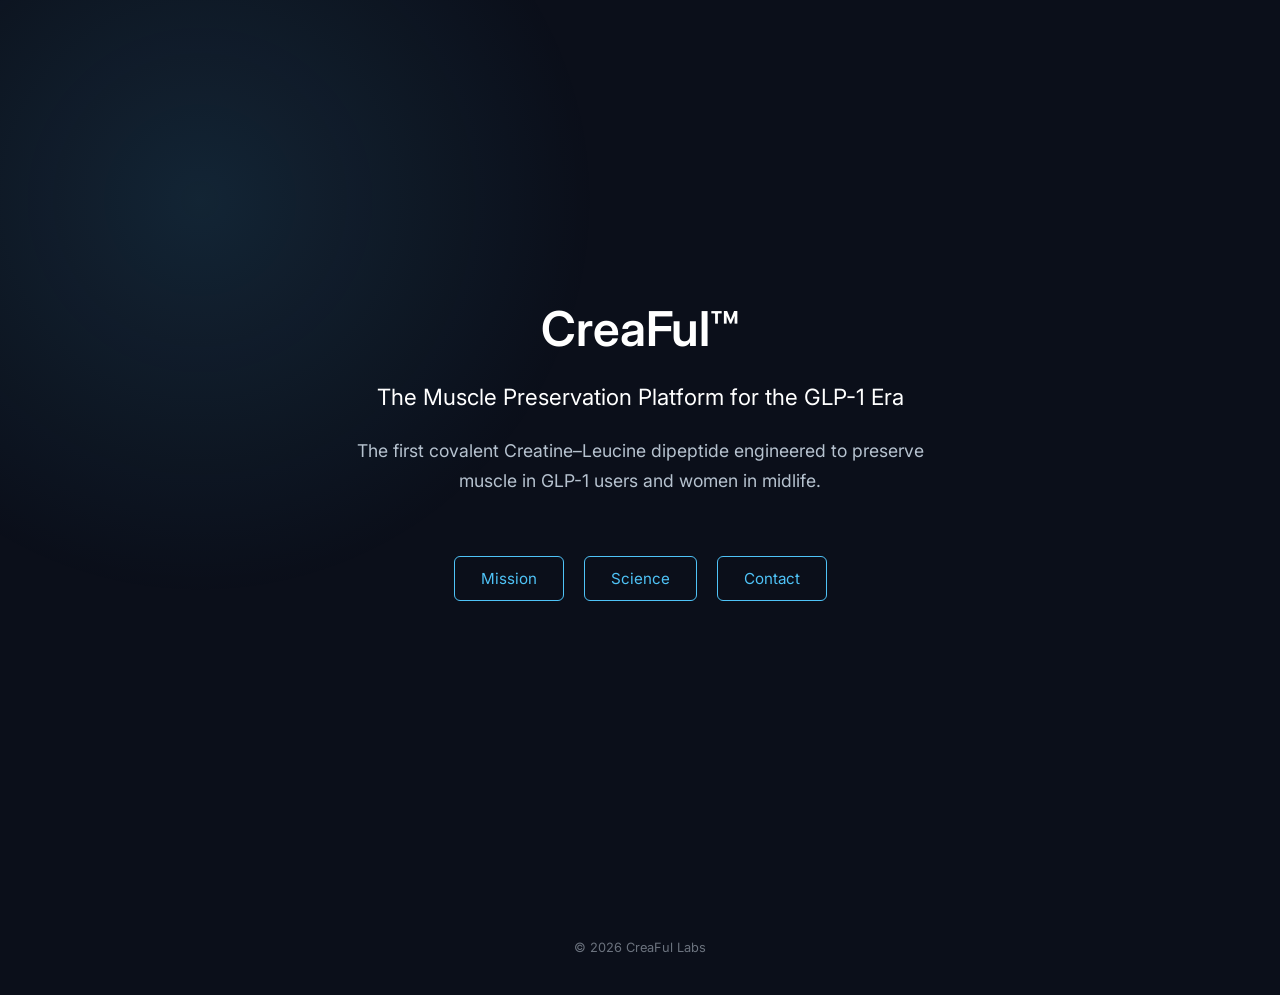
<file: index.html>
<!DOCTYPE html>
<html lang="en">
<head>
  <meta charset="UTF-8">
  <title>CreaFul</title>
  <meta name="viewport" content="width=device-width, initial-scale=1.0">

  <!-- Font -->
  <link href="https://fonts.googleapis.com/css2?family=Inter:wght@300;400;600&display=swap" rel="stylesheet">

  <!-- CSS (cache-busted) -->
  <link rel="stylesheet" href="styles.css">
</head>

<body>

<div class="bg-glow"></div>

<section class="hero">

  <h1>CreaFul™</h1>

  <p class="lead">
    The Muscle Preservation Platform for the GLP-1 Era
  </p>

  <p class="intro">
    The first covalent Creatine–Leucine dipeptide engineered to preserve muscle 
    in GLP-1 users and women in midlife.
  </p>

  <div class="buttons">
    <a href="mission.html" class="btn-outline">Mission</a>
    <a href="science.html" class="btn-outline">Science</a>
    <a href="contact.html" class="btn-outline">Contact</a>
  </div>

</section>

<footer>
  © 2026 CreaFul Labs
</footer>

</body>
</html>
</file>
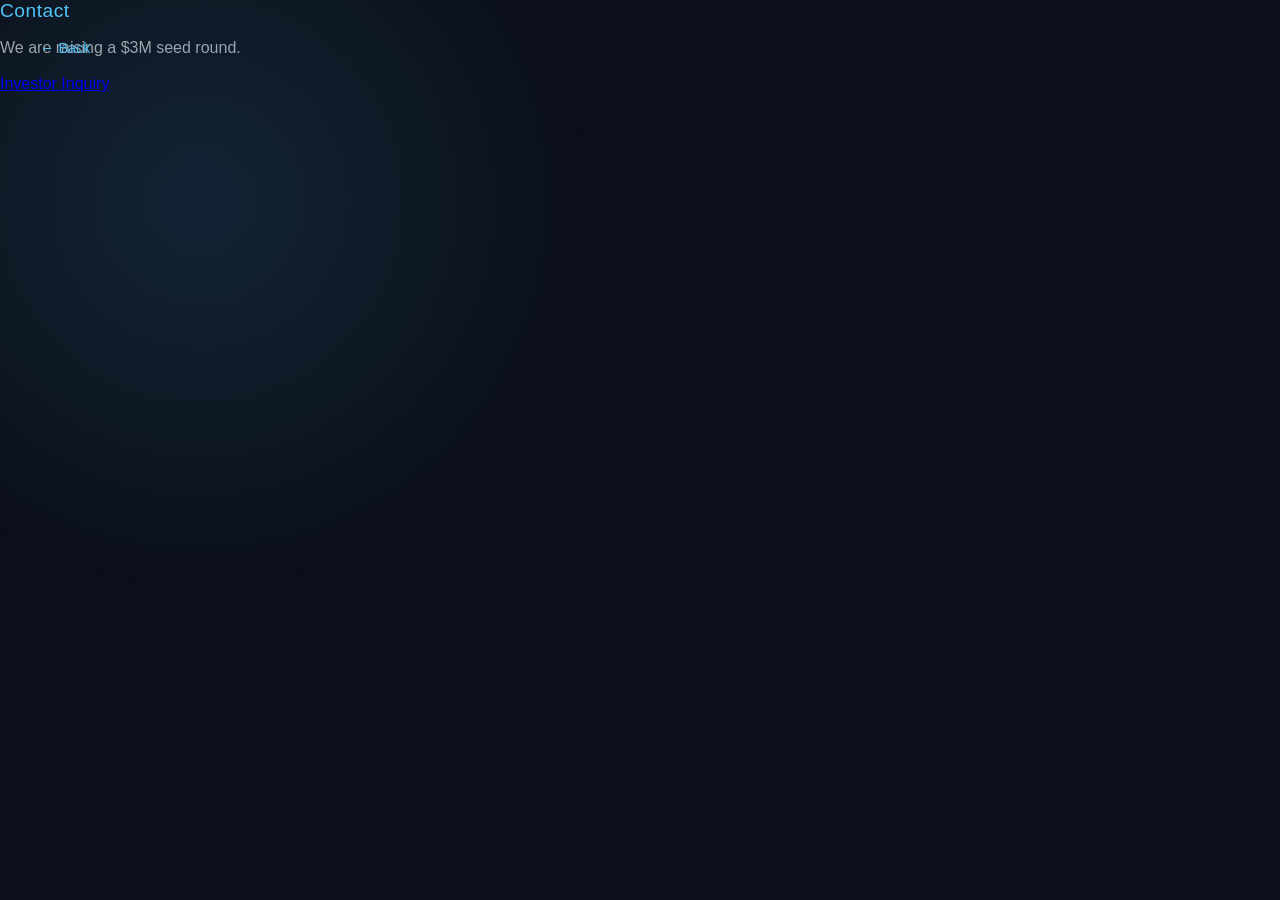
<file: contact.html>
<!DOCTYPE html>
<html lang="en">
<head>
  <meta charset="UTF-8">
  <title>Contact - CreaFul</title>
  <link rel="stylesheet" href="styles.css">
</head>

<body>

<div class="bg-glow"></div>

<section class="full-section">
  <a href="index.html" class="back-btn">← Back</a>

  <h2>Contact</h2>

  <p>We are raising a $3M seed round.</p>

  <a href="mailto:info@creaful.com" class="btn">Investor Inquiry</a>

</section>

</body>
</html>
</file>
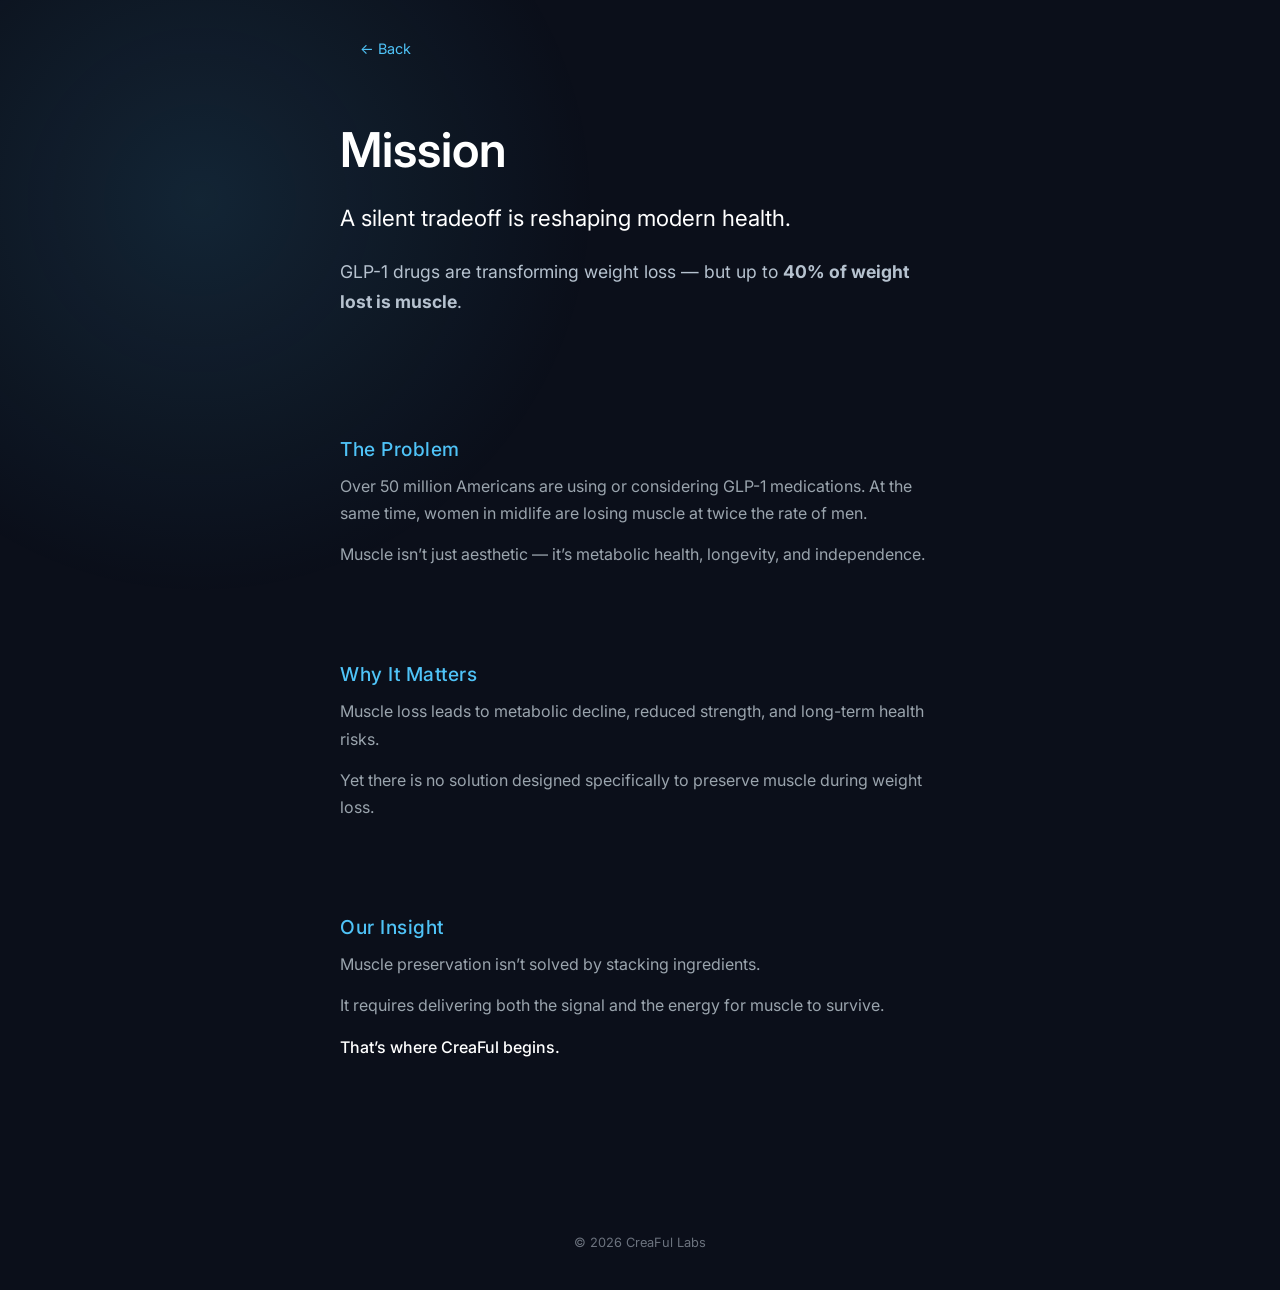
<file: mission.html>
<!DOCTYPE html>
<html lang="en">
<head>
  <meta charset="UTF-8">
  <title>Mission - CreaFul</title>
  <meta name="viewport" content="width=device-width, initial-scale=1.0">

  <!-- Font -->
  <link href="https://fonts.googleapis.com/css2?family=Inter:wght@300;400;600&display=swap" rel="stylesheet">

  <!-- CSS -->
  <link rel="stylesheet" href="styles.css">
</head>

<body>

<div class="bg-glow"></div>

<section class="hero mission">

  <a href="index.html" class="back-btn">← Back</a>

  <h1>Mission</h1>

  <!-- INTRO -->
  <p class="lead">
    A silent tradeoff is reshaping modern health.
  </p>

  <p class="intro">
    GLP-1 drugs are transforming weight loss — but up to 
    <strong>40% of weight lost is muscle</strong>.
  </p>

  <!-- PROBLEM -->
  <div class="content-block">
    <h2>The Problem</h2>

    <p>
      Over 50 million Americans are using or considering GLP-1 medications.
      At the same time, women in midlife are losing muscle at twice the rate of men.
    </p>

    <p>
      Muscle isn’t just aesthetic — it’s metabolic health, longevity, and independence.
    </p>
  </div>

  <!-- WHY IT MATTERS -->
  <div class="content-block">
    <h2>Why It Matters</h2>

    <p>
      Muscle loss leads to metabolic decline, reduced strength, and long-term health risks.
    </p>

    <p>
      Yet there is no solution designed specifically to preserve muscle during weight loss.
    </p>
  </div>

  <!-- INSIGHT -->
  <div class="content-block">
    <h2>Our Insight</h2>

    <p>
      Muscle preservation isn’t solved by stacking ingredients.
    </p>

    <p>
      It requires delivering both the signal and the energy for muscle to survive.
    </p>

    <p class="highlight">
      That’s where CreaFul begins.
    </p>
  </div>

</section>

<footer>© 2026 CreaFul Labs</footer>

</body>
</html>
</file>
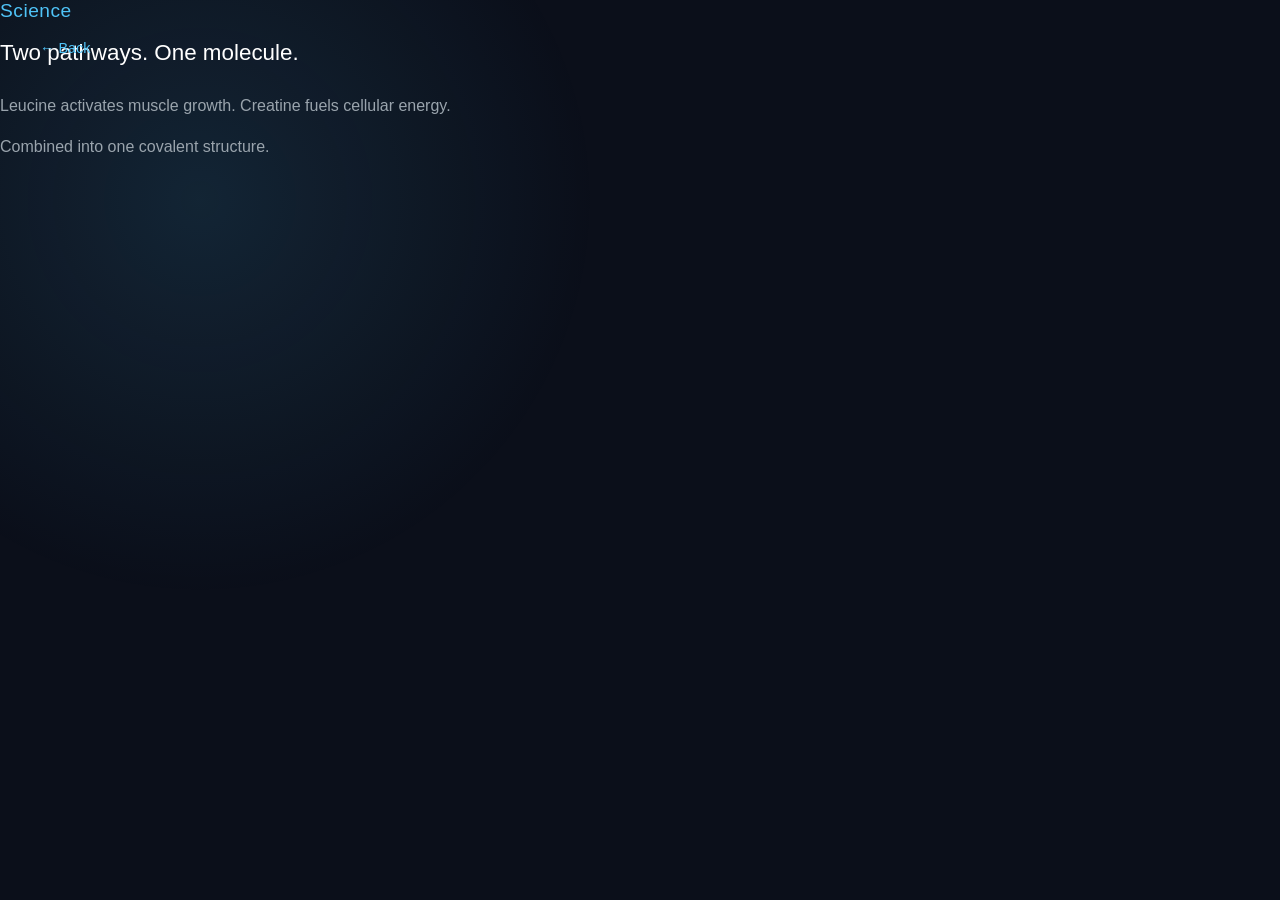
<file: science.html>
<!DOCTYPE html>
<html lang="en">
<head>
  <meta charset="UTF-8">
  <title>Science - CreaFul</title>
  <link rel="stylesheet" href="styles.css">
</head>

<body>

<div class="bg-glow"></div>

<section class="full-section">
  <a href="index.html" class="back-btn">← Back</a>

  <h2>Science</h2>

  <p class="lead">
    Two pathways. One molecule.
  </p>

  <p>
    Leucine activates muscle growth. Creatine fuels cellular energy.
  </p>

  <p>
    Combined into one covalent structure.
  </p>

</section>

</body>
</html>
</file>
<file: styles.css>
/* =========================
   RESET
========================= */
* {
  margin: 0;
  padding: 0;
  box-sizing: border-box;
}

/* =========================
   BODY
========================= */
body {
  font-family: 'Inter', sans-serif;
  background: #0b0f1a;
  color: #cbd5e1;
  overflow-x: hidden;
}

/* =========================
   BACKGROUND GLOW
========================= */
.bg-glow {
  position: fixed;
  width: 800px;
  height: 800px;
  background: radial-gradient(circle, rgba(79,195,247,0.12), transparent 70%);
  top: -200px;
  left: -200px;
  z-index: -1;
}

/* =========================
   HERO (GLOBAL LAYOUT)
========================= */
.hero {
  min-height: 100vh;
  display: flex;
  flex-direction: column;

  justify-content: center;
  align-items: center;

  padding: 120px 20px;
  text-align: center;

  position: relative; /* needed for back button */
}

/* =========================
   MISSION PAGE WIDTH
========================= */
.mission {
  max-width: 640px;
  margin: auto;
  text-align: left;
  align-items: flex-start;
}

/* =========================
   HEADINGS
========================= */
h1 {
  font-size: 3rem;
  font-weight: 600;
  color: white;
  margin-bottom: 20px;
}

h2 {
  font-size: 1.2rem;
  font-weight: 500;
  color: #4fc3f7;
  margin-bottom: 12px;
  letter-spacing: 0.5px;
}

/* =========================
   TEXT
========================= */
p {
  font-size: 1rem;
  line-height: 1.7;
  margin-bottom: 14px;
  color: #9aa4ad;
}

/* Lead */
.lead {
  font-size: 1.4rem;
  color: white;
  margin-bottom: 20px;
}

/* Intro */
.intro {
  font-size: 1.1rem;
  margin-bottom: 40px;
  color: #b6c2cf;
  max-width: 600px;
}

/* =========================
   BUTTONS
========================= */
.buttons {
  display: flex;
  gap: 20px;
  margin-top: 20px;
  justify-content: center;
  flex-wrap: wrap;
}

.btn-outline {
  padding: 12px 26px;
  border: 1px solid #4fc3f7;
  color: #4fc3f7;
  text-decoration: none;
  border-radius: 6px;
  transition: 0.3s ease;
  font-size: 0.95rem;
}

.btn-outline:hover {
  background: #4fc3f7;
  color: black;
}

/* =========================
   CONTENT BLOCKS (MISSION)
========================= */
.content-block {
  margin-top: 80px;
}

/* Highlight */
.highlight {
  margin-top: 10px;
  color: white;
  font-weight: 500;
}

/* =========================
   BACK BUTTON (TOP LEFT)
========================= */
.back-btn {
  position: absolute;
  top: 40px;
  left: 40px;

  color: #4fc3f7;
  text-decoration: none;
  font-size: 0.9rem;

  transition: 0.3s ease;
}

.back-btn:hover {
  opacity: 0.7;
  transform: translateX(-3px);
}

/* =========================
   FOOTER
========================= */
footer {
  text-align: center;
  padding: 40px 0;
  font-size: 0.8rem;
  opacity: 0.5;
}

/* =========================
   SUBTLE FADE-IN ANIMATION
========================= */
.hero {
  animation: fadeIn 1s ease forwards;
}

@keyframes fadeIn {
  from {
    opacity: 0;
    transform: translateY(15px);
  }
  to {
    opacity: 1;
    transform: translateY(0);
  }
}
</file>
